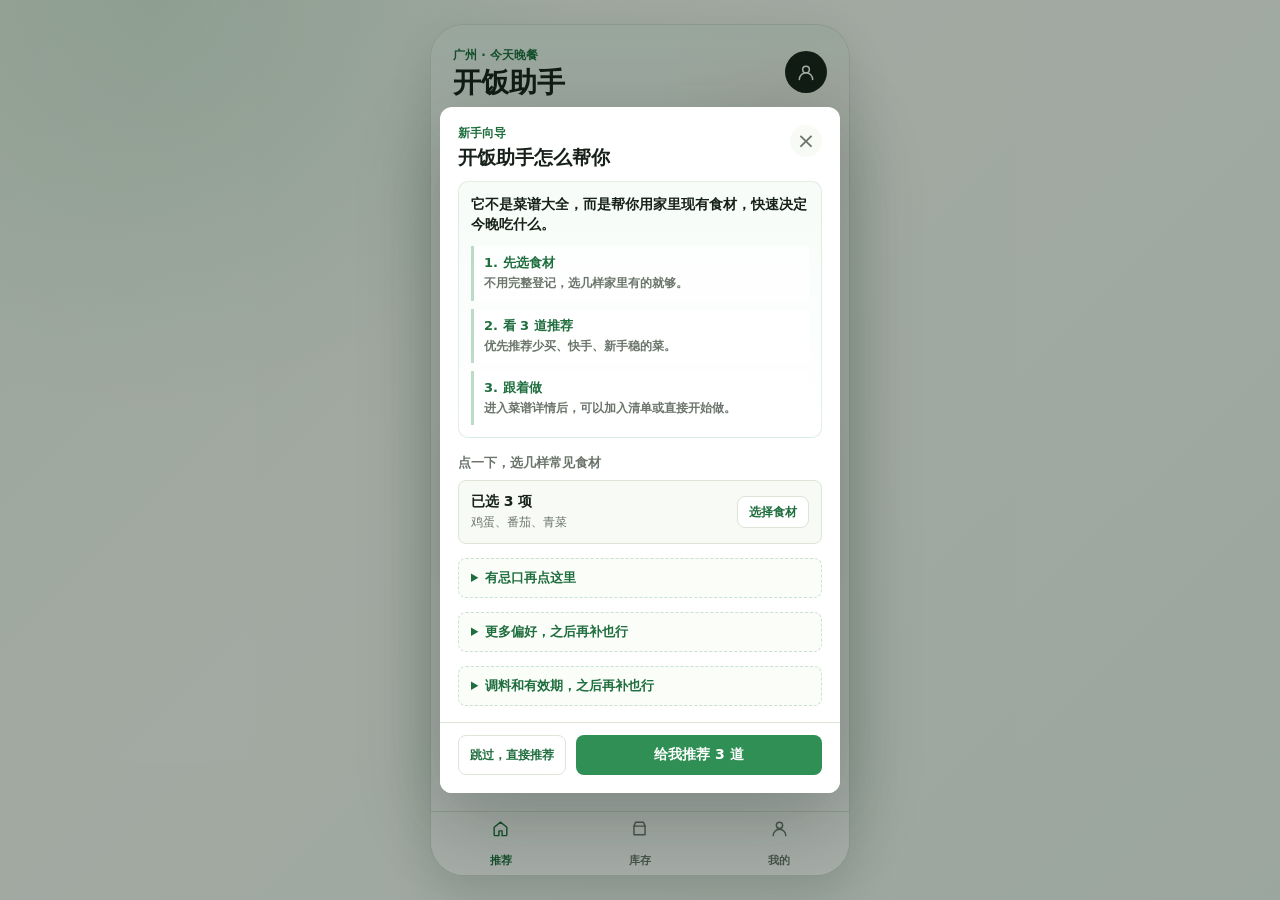
<file: kaifan/index.html>
<!doctype html>
<html lang="zh-CN">
  <head>
    <meta charset="UTF-8" />
    <meta name="viewport" content="width=device-width, initial-scale=1.0" />
    <meta name="theme-color" content="#2f8f54" />
    <meta name="color-scheme" content="light" />
    <title>开饭助手</title>
    <link rel="stylesheet" href="./styles.css?v=1.3.3" />
  </head>
  <body>
    <main class="app-shell">
      <section class="phone-frame" aria-label="开饭助手手机端原型">
        <header class="topbar">
          <div>
            <p class="location">广州 · 今天晚餐</p>
            <h1>开饭助手</h1>
          </div>
          <button id="editProfile" class="icon-button" aria-label="编辑饮食档案">
            <svg viewBox="0 0 24 24" aria-hidden="true">
              <path d="M12 13a4 4 0 1 0 0-8 4 4 0 0 0 0 8Z" />
              <path d="M4 21a8 8 0 0 1 16 0" />
            </svg>
          </button>
        </header>

        <section id="expiryAlert" class="expiry-alert" hidden></section>

        <section id="inventoryCompact" class="inventory-compact">
          <div>
            <p class="eyebrow">家里有</p>
            <strong id="inventoryCompactText">食材 0 项 · 调料 0 项</strong>
          </div>
          <div class="inventory-actions">
            <button id="fillTestInventory" class="ghost-button dev-only" type="button" hidden>测试库存</button>
            <button id="goInventory" class="ghost-button" type="button">修改</button>
          </div>
        </section>

        <section id="inventoryPanel" class="inventory-panel">
          <div class="inventory-guide">
            <div>
              <p class="eyebrow">库存管理</p>
              <h2>维护食材和调料后，推荐会更准</h2>
              <p>这里专门管理食材和调料库存。补全后回到推荐页，系统会按现有库存重新筛选能做的菜。</p>
            </div>
            <button id="inventoryGuideAction" class="primary-button">根据库存推荐食谱</button>
          </div>

          <div id="inventoryInsights" class="inventory-insights" aria-live="polite"></div>

          <div class="inventory-tabs" role="tablist" aria-label="库存类型">
            <button class="inventory-tab active" data-inventory-tab="ingredients">现有食材</button>
            <button class="inventory-tab" data-inventory-tab="seasonings">调料库存</button>
          </div>

          <button id="editInventory" class="inventory-edit-button">编辑食材</button>

          <div class="inventory-columns">
            <div id="ingredientSection">
              <p class="mini-title">食材</p>
              <div id="ingredientChips" class="chip-list" aria-live="polite"></div>
            </div>
            <div id="seasoningSection">
              <p class="mini-title">调料</p>
              <div id="seasoningChips" class="chip-list seasoning-list" aria-live="polite"></div>
            </div>
          </div>
        </section>

        <section class="content-grid">
          <div class="section-heading">
            <div>
              <p class="eyebrow">今晚先看</p>
              <h2>推荐 3 道</h2>
            </div>
            <div class="section-actions">
              <button id="openFavoritesShortcut" class="filter-trigger compact" type="button">收藏</button>
              <button id="openFilterPanel" class="filter-trigger compact" type="button">
                <span>筛选</span>
                <strong id="filterCount" hidden>0</strong>
              </button>
            </div>
          </div>

          <details class="advanced-recipe-tools">
            <summary>搜索、排序和更多筛选</summary>
            <div class="recipe-search">
              <label for="recipeSearch">搜索菜谱</label>
              <div class="recipe-search-box">
                <input id="recipeSearch" type="search" placeholder="搜索菜名、食材、口味或调料" autocomplete="off" />
                <button id="clearRecipeSearch" type="button" aria-label="清空搜索">×</button>
              </div>
            </div>
            <div class="recipe-tools">
              <select id="sortSelect" aria-label="排序方式">
                <option value="recommend">最适合现在做</option>
                <option value="time">最快上桌</option>
                <option value="buyLess">少补买</option>
                <option value="easyFirst">新手更稳</option>
              </select>
            </div>

            <div id="filterStatus" class="filter-status">
              <p id="filterSummary">全部菜谱</p>
              <button id="clearActiveFilters" class="text-button" type="button" hidden>清空</button>
            </div>
          </details>

          <div id="recipeList" class="recipe-list"></div>
        </section>

        <section id="recipeDetail" class="detail-panel" aria-live="polite"></section>

        <section id="purchasePanel" class="purchase-panel" hidden>
          <div class="purchase-guide">
            <div>
              <p class="eyebrow">采购助手</p>
              <h2>按想做的菜，自动整理缺材</h2>
              <p>根据当前库存和推荐菜谱生成采购清单，可跳转线上买菜平台或导航附近超市。</p>
            </div>
            <button id="purchaseBackRecommend" class="ghost-button">回推荐选菜</button>
          </div>

          <div id="purchaseSummary" class="purchase-summary" aria-live="polite"></div>
          <div id="purchaseList" class="purchase-list" aria-live="polite"></div>

          <div class="purchase-platforms">
            <p class="mini-title">采购入口</p>
            <div id="purchaseShops" class="purchase-shop-grid"></div>
          </div>
        </section>

        <section id="mealPlanPanel" class="meal-plan-panel" hidden>
          <div class="meal-plan-guide">
            <div>
              <p class="eyebrow">制作清单</p>
              <h2>先集中备菜，减少重复动作</h2>
              <p>把想做的菜加入清单后，这里会汇总需要预处理的食材，并按菜谱拆成份量建议。</p>
            </div>
            <button id="mealPlanBackRecommend" class="ghost-button">继续选菜</button>
          </div>

          <div id="mealPlanSummary" class="meal-plan-summary" aria-live="polite"></div>
          <div id="mealPrepList" class="meal-prep-list" aria-live="polite"></div>
        </section>

        <section id="myPanel" class="my-panel" hidden>
          <div class="my-hero">
            <div>
              <p class="eyebrow">我的</p>
              <h2 id="myUserName">你</h2>
              <p id="profileSummary">日常家常 · 偏好清淡</p>
            </div>
            <button id="quickOnboarding" class="ghost-button">重新登记</button>
          </div>

          <div class="my-section-grid">
            <section class="my-card">
              <div class="my-card-head">
                <p class="mini-title">饮食目标</p>
              </div>
              <div id="myGoalTags" class="my-tag-list"></div>
            </section>

            <section class="my-card">
              <div class="my-card-head">
                <p class="mini-title">口味偏好</p>
              </div>
              <div id="myFlavorTags" class="my-tag-list"></div>
            </section>

            <section class="my-card">
              <div class="my-card-head">
                <p class="mini-title">忌口管理</p>
                <button id="myEditTaboos" class="text-button" type="button">编辑</button>
              </div>
              <div id="myTabooTags" class="my-tag-list"></div>
            </section>

            <section class="my-card">
              <div class="my-card-head">
                <p class="mini-title">厨房数据</p>
                <button id="myGoInventory" class="text-button" type="button">管理</button>
              </div>
              <div id="myKitchenStats" class="stat-grid"></div>
            </section>

            <section class="my-card">
              <div class="my-card-head">
                <p class="mini-title">调料提醒</p>
                <button id="toggleSeasoningHistory" class="text-button" type="button">历史</button>
              </div>
              <div id="mySeasoningAlerts" class="my-alert-list"></div>
            </section>

            <section class="my-card premium-card">
              <div class="my-card-head">
                <p class="mini-title">会员功能</p>
                <span class="premium-badge">Pro</span>
              </div>
              <div class="premium-feature-list">
                <article>
                  <strong>周菜单计划</strong>
                  <span>一次规划 3-7 天吃什么，并自动整理采购清单。</span>
                </article>
                <article>
                  <strong>营养目标统计</strong>
                  <span>跟踪热量、蛋白质、碳水、脂肪，适合减脂和健身。</span>
                </article>
              </div>
            </section>

            <section class="my-card">
              <div class="my-card-head">
                <p class="mini-title">常用入口</p>
              </div>
              <div class="shortcut-grid">
                <button type="button" data-my-shortcut="favorites">我的收藏</button>
                <button type="button" data-my-shortcut="mealPlan">制作清单</button>
                <button type="button" data-my-shortcut="purchase">采购助手</button>
                <button type="button" data-my-shortcut="recommend">继续选菜</button>
              </div>
            </section>
          </div>
        </section>

        <button id="mealPlanFab" class="meal-plan-fab" type="button" hidden aria-label="打开制作清单">
          <span id="mealPlanFabSummary">清单</span>
          <strong id="mealPlanFabCount">0</strong>
        </button>

        <nav class="bottom-nav" aria-label="底部导航">
          <button class="nav-item active" data-view="recommend">
            <svg viewBox="0 0 24 24" aria-hidden="true"><path d="M4 10.5 12 4l8 6.5V20a1 1 0 0 1-1 1h-5v-6h-4v6H5a1 1 0 0 1-1-1v-9.5Z" /></svg>
            推荐
          </button>
          <button class="nav-item" data-view="inventory">
            <svg viewBox="0 0 24 24" aria-hidden="true"><path d="M7 4h10l2 5v11H5V9l2-5Z" /><path d="M5 9h14" /></svg>
            库存
          </button>
          <button class="nav-item" data-view="my">
            <svg viewBox="0 0 24 24" aria-hidden="true"><path d="M12 12a4 4 0 1 0 0-8 4 4 0 0 0 0 8Z" /><path d="M4 21a8 8 0 0 1 16 0" /></svg>
            我的
          </button>
        </nav>
      </section>
    </main>

    <div id="onboardingModal" class="modal-backdrop" hidden>
      <section class="modal-card" role="dialog" aria-modal="true" aria-labelledby="onboardingTitle">
        <div class="modal-head">
          <div>
            <p class="eyebrow">新手向导</p>
            <h2 id="onboardingTitle">开饭助手怎么帮你</h2>
          </div>
          <button id="closeOnboarding" class="round-close" aria-label="关闭登记">×</button>
        </div>

        <section class="guide-intro" aria-label="开饭助手功能向导">
          <p>它不是菜谱大全，而是帮你用家里现有食材，快速决定今晚吃什么。</p>
          <div class="guide-step-list">
            <article>
              <strong>1. 先选食材</strong>
              <span>不用完整登记，选几样家里有的就够。</span>
            </article>
            <article>
              <strong>2. 看 3 道推荐</strong>
              <span>优先推荐少买、快手、新手稳的菜。</span>
            </article>
            <article>
              <strong>3. 跟着做</strong>
              <span>进入菜谱详情后，可以加入清单或直接开始做。</span>
            </article>
          </div>
        </section>

        <div class="form-section">
          <span class="form-label">点一下，选几样常见食材</span>
          <div class="picker-summary">
            <div>
              <strong id="onboardingIngredientCount">已选 0 项</strong>
              <p id="onboardingIngredientPreview">不用填完整，鸡蛋、青菜、米饭这类就够。</p>
            </div>
            <button class="ghost-button" data-open-picker="ingredients">选择食材</button>
          </div>
        </div>

        <details class="optional-settings">
          <summary>有忌口再点这里</summary>
          <div class="form-section">
            <span class="form-label">不能吃或不想吃</span>
            <div class="picker-summary">
              <div>
                <strong id="onboardingTabooCount">已设置 0 项</strong>
                <p id="onboardingTabooPreview">没有也可以先跳过。</p>
              </div>
              <button class="ghost-button" data-open-taboo-picker="absolute">管理忌口</button>
            </div>
          </div>
        </details>

        <details class="optional-settings">
          <summary>更多偏好，之后再补也行</summary>
          <div class="form-section">
            <label for="userName">昵称</label>
            <input id="userName" type="text" placeholder="例如：小陈" />
          </div>

          <div class="form-section">
            <span class="form-label">今天想做什么？</span>
            <div class="choice-grid" data-choice-group="goal">
              <button data-value="日常家常">家常下饭</button>
              <button data-value="减脂控卡">轻一点</button>
              <button data-value="高蛋白">高蛋白</button>
              <button data-value="清淡养胃">清淡养胃</button>
            </div>
          </div>

          <div class="form-section">
            <span class="form-label">口味偏好</span>
            <div class="choice-grid compact" data-choice-group="flavors" data-multiple="true">
              <button data-value="清淡">清淡</button>
              <button data-value="酸甜">酸甜</button>
              <button data-value="鲜咸">鲜咸</button>
              <button data-value="微辣">微辣</button>
              <button data-value="中辣">中辣</button>
              <button data-value="香辣">香辣</button>
              <button data-value="浓郁">浓郁</button>
              <button data-value="清爽">清爽</button>
              <button data-value="咸香">咸香</button>
              <button data-value="少油少盐">少油少盐</button>
            </div>
          </div>
        </details>

        <details class="optional-settings">
          <summary>调料和有效期，之后再补也行</summary>
          <div class="form-section">
            <span class="form-label">已有调料</span>
            <div class="picker-summary">
              <div>
                <strong id="onboardingSeasoningCount">已选 0 项</strong>
                <p id="onboardingSeasoningPreview">盐、油、生抽这些默认可先用。</p>
              </div>
              <button class="ghost-button" data-open-picker="seasonings">选择调料</button>
            </div>
            <label class="check-row">
              <input id="enableExpiry" type="checkbox" />
              记录调料有效期
            </label>
            <div id="onboardingExpiryList" class="expiry-editor" hidden></div>
          </div>
        </details>

        <div class="modal-actions">
          <button id="useDemoProfile" class="ghost-button">跳过，直接推荐</button>
          <button id="saveProfile" class="primary-button wide">给我推荐 3 道</button>
        </div>
      </section>
    </div>

    <div id="itemPickerModal" class="modal-backdrop" hidden>
      <section class="modal-card picker-card" role="dialog" aria-modal="true" aria-labelledby="pickerTitle">
        <div class="modal-head">
          <div>
            <p class="eyebrow">多选库存</p>
            <h2 id="pickerTitle">选择常见食材</h2>
          </div>
          <button id="closePicker" class="round-close" aria-label="关闭选择器">×</button>
        </div>

        <div class="picker-tools">
          <input id="pickerSearch" type="search" placeholder="搜索名称，快速筛选" />
          <div class="search-row">
            <input id="customItemInput" type="text" placeholder="没有找到？手动添加" />
            <button id="addCustomItem" class="primary-button">加入</button>
          </div>
        </div>

        <div id="pickerSelected" class="selected-strip"></div>
        <div id="pickerOptions" class="option-grid"></div>
        <div id="pickerExpiryTools" class="picker-expiry-tools" hidden>
          <button id="togglePickerExpiry" class="ghost-button" type="button">添加有效期</button>
          <div id="pickerExpiryEditor" class="expiry-editor" hidden></div>
        </div>

        <div class="modal-actions single">
          <button id="savePicker" class="primary-button wide">保存选择</button>
        </div>
      </section>
    </div>

    <div id="tabooPickerModal" class="modal-backdrop" hidden>
      <section class="modal-card picker-card" role="dialog" aria-modal="true" aria-labelledby="tabooPickerTitle">
        <div class="modal-head">
          <div>
            <p class="eyebrow">忌口管理</p>
            <h2 id="tabooPickerTitle">选择忌口食材</h2>
          </div>
          <button id="closeTabooPicker" class="round-close" aria-label="关闭忌口管理">×</button>
        </div>

        <div class="inventory-tabs compact-tabs">
          <button class="active" data-taboo-mode="absolute">绝对禁忌</button>
          <button data-taboo-mode="avoid">不喜欢/可省略</button>
        </div>
        <p id="tabooPickerHint" class="taboo-mode-hint">绝对不吃的食材会强提醒，不喜欢的配菜会尽量避开。</p>

        <div class="picker-tools">
          <input id="tabooSearch" type="search" placeholder="搜索忌口食材，快速筛选" />
          <div class="search-row">
            <input id="customTabooInput" type="text" placeholder="没有找到？手动添加" />
            <button id="addCustomTaboo" class="primary-button">加入</button>
          </div>
        </div>

        <div id="tabooSelected" class="selected-strip"></div>
        <div id="tabooOptions" class="option-grid"></div>

        <div class="modal-actions single">
          <button id="saveTabooPicker" class="primary-button wide">保存</button>
        </div>
      </section>
    </div>

    <div id="recipeFilterModal" class="modal-backdrop" hidden>
      <section class="modal-card filter-card" role="dialog" aria-modal="true" aria-labelledby="recipeFilterTitle">
        <div class="modal-head">
          <div>
            <p class="eyebrow">筛选</p>
            <h2 id="recipeFilterTitle">筛选菜谱</h2>
          </div>
          <button id="closeRecipeFilter" class="round-close" aria-label="关闭筛选">×</button>
        </div>

        <div id="recipeFilterOptions" class="filter-options"></div>

        <div class="modal-actions">
          <button id="resetRecipeFilters" class="ghost-button" type="button">重置</button>
          <button id="applyRecipeFilters" class="primary-button wide" type="button">应用筛选</button>
        </div>
      </section>
    </div>

    <div id="seasoningHistoryModal" class="modal-backdrop" hidden>
      <section class="modal-card history-card" role="dialog" aria-modal="true" aria-labelledby="seasoningHistoryTitle">
        <div class="modal-head">
          <div>
            <p class="eyebrow">历史</p>
            <h2 id="seasoningHistoryTitle">已忽略的提醒</h2>
          </div>
          <button id="closeSeasoningHistory" class="round-close" aria-label="关闭提醒历史">×</button>
        </div>
        <div id="mySeasoningHistory" class="my-alert-history"></div>
      </section>
    </div>

    <div id="tabooWarningModal" class="modal-backdrop" hidden>
      <section class="modal-card taboo-warning-card" role="dialog" aria-modal="true" aria-labelledby="tabooWarningTitle">
        <div class="modal-head">
          <div>
            <p class="eyebrow">忌口提醒</p>
            <h2 id="tabooWarningTitle">这道菜包含你的绝对忌口</h2>
          </div>
          <button id="closeTabooWarning" class="round-close" aria-label="关闭忌口提醒">×</button>
        </div>
        <div id="tabooWarningBody"></div>
        <div class="modal-actions">
          <button id="cancelTabooRecipe" class="ghost-button" type="button">先不看</button>
          <button id="continueTabooRecipe" class="primary-button wide" type="button">仍然查看</button>
        </div>
      </section>
    </div>

    <div id="recipeInfoModal" class="modal-backdrop" hidden>
      <section class="modal-card recipe-info-card" role="dialog" aria-modal="true" aria-labelledby="recipeInfoTitle">
        <div class="modal-head recipe-modal-head">
          <h2 id="recipeInfoTitle" class="sr-only">菜名</h2>
          <button id="closeRecipeInfo" class="round-close" aria-label="关闭菜谱详情">×</button>
        </div>

        <div id="recipeInfoBody" class="recipe-info-body"></div>

        <div class="modal-actions recipe-actions-row">
          <button id="addToMealPlan" class="ghost-button">加入制作清单</button>
          <button id="startCooking" class="primary-button wide">开始做</button>
        </div>
      </section>
    </div>

    <div id="cookingModeModal" class="modal-backdrop" hidden>
      <section class="modal-card cooking-card" role="dialog" aria-modal="true" aria-labelledby="cookingModeTitle">
        <div class="modal-head">
          <div>
            <p class="eyebrow">做饭模式</p>
            <h2 id="cookingModeTitle">跟着步骤做</h2>
          </div>
          <button id="closeCookingMode" class="round-close" aria-label="关闭做饭模式">×</button>
        </div>

        <div id="cookingModeBody" class="cooking-mode-body"></div>

        <div class="modal-actions cooking-actions">
          <button id="prevCookingStep" class="ghost-button" type="button">上一步</button>
          <button id="nextCookingStep" class="primary-button wide" type="button">下一步</button>
        </div>
      </section>
    </div>

    <script src="./data/recipe-core.js"></script>
    <script src="./data/recipe-sop.js"></script>
    <script src="./data/recipe-media.js"></script>
    <script src="./data/recipe-catalog.js"></script>
    <script src="./app.js?v=1.3.3"></script>
  <script src="portfolio-adapter.js"></script></body>
</html>
</file>
<file: kaifan/styles.css>
:root {
  --surface: #ffffff;
  --surface-soft: #f7faf5;
  --ink: #172019;
  --muted: #6b756c;
  --line: #dce5d8;
  --green: #2f8f54;
  --green-dark: #1f6e3e;
  --green-soft: #e8f5eb;
  --tomato: #e85b3f;
  --yellow: #f4bf4f;
  --shadow: 0 18px 50px rgba(32, 56, 37, 0.16);
}

* {
  box-sizing: border-box;
}

body {
  margin: 0;
  min-height: 100vh;
  min-height: 100dvh;
  background:
    radial-gradient(circle at 12% 0%, rgba(47, 143, 84, 0.12), transparent 26rem),
    linear-gradient(135deg, #eef5ea 0%, #f8fbf6 42%, #eef6f1 100%);
  color: var(--ink);
  font-family:
    "Microsoft YaHei",
    "PingFang SC",
    system-ui,
    -apple-system,
    BlinkMacSystemFont,
    sans-serif;
}

button,
input,
select,
textarea {
  font: inherit;
}

button {
  cursor: pointer;
}

button:focus {
  outline: 0;
}

button:focus-visible {
  box-shadow: 0 0 0 3px rgba(47, 143, 84, 0.16);
}

button,
input,
select,
textarea {
  border-radius: 8px;
}

input,
select,
textarea {
  min-width: 0;
  border: 1px solid var(--line);
  background: #fff;
  color: var(--ink);
  outline: none;
}

input,
select {
  height: 40px;
  padding: 0 11px;
}

textarea {
  width: 100%;
  resize: vertical;
  padding: 10px 11px;
}

input:focus,
select:focus,
textarea:focus {
  border-color: var(--green);
  box-shadow: 0 0 0 3px rgba(47, 143, 84, 0.14);
}

.app-shell {
  min-height: 100vh;
  min-height: 100dvh;
  display: grid;
  place-items: center;
  padding: 24px;
}

.phone-frame {
  position: relative;
  width: min(100%, 420px);
  height: min(860px, calc(100vh - 48px));
  min-height: 760px;
  overflow: hidden;
  border: 1px solid rgba(31, 72, 43, 0.18);
  border-radius: 34px;
  background: var(--surface);
  box-shadow: var(--shadow);
}

.phone-frame::before {
  content: "";
  position: absolute;
  inset: 0;
  pointer-events: none;
  background:
    linear-gradient(180deg, rgba(232, 245, 235, 0.92), rgba(255, 255, 255, 0) 190px),
    radial-gradient(circle at 86% 8%, rgba(232, 91, 63, 0.14), transparent 130px);
}

.topbar,
.expiry-alert,
.inventory-panel,
.purchase-panel,
.meal-plan-panel,
.my-panel,
.filter-status,
.content-grid,
.detail-panel {
  position: relative;
  z-index: 1;
}

.topbar {
  display: flex;
  align-items: center;
  justify-content: space-between;
  padding: 22px 22px 10px;
}

.location,
.eyebrow,
.mini-title {
  margin: 0 0 4px;
  color: var(--green-dark);
  font-size: 12px;
  font-weight: 800;
}

h1,
h2,
h3,
p {
  margin-top: 0;
}

h1 {
  margin-bottom: 0;
  font-size: 28px;
  line-height: 1.05;
  letter-spacing: 0;
}

h2 {
  margin-bottom: 0;
  font-size: 19px;
  line-height: 1.2;
}

h3 {
  margin-bottom: 6px;
  font-size: 16px;
  line-height: 1.2;
}

svg {
  width: 20px;
  height: 20px;
  fill: none;
  stroke: currentColor;
  stroke-width: 1.8;
  stroke-linecap: round;
  stroke-linejoin: round;
}

.icon-button,
.round-close {
  display: grid;
  place-items: center;
  border: 0;
  border-radius: 50%;
}

.icon-button {
  width: 42px;
  height: 42px;
  background: var(--ink);
  color: #fff;
}

.expiry-alert,
.inventory-panel,
.purchase-panel,
.meal-plan-panel,
.inventory-compact {
  margin: 0 16px 10px;
}

.inventory-panel[hidden],
.purchase-panel[hidden],
.meal-plan-panel[hidden],
.my-panel[hidden],
.inventory-compact[hidden],
.content-grid[hidden] {
  display: none;
}

.my-panel {
  height: calc(100% - 138px);
  overflow: auto;
  margin: 0 16px;
  padding: 0 0 86px;
  scroll-padding-bottom: 86px;
}

.my-hero {
  display: flex;
  align-items: center;
  justify-content: space-between;
  gap: 12px;
  border: 1px solid var(--line);
  border-radius: 8px;
  background: rgba(255, 255, 255, 0.9);
  padding: 14px;
  margin-bottom: 10px;
}

.my-hero h2 {
  margin-bottom: 4px;
  font-size: 22px;
}

.my-hero p:last-child {
  margin-bottom: 0;
  color: var(--muted);
  font-size: 13px;
  font-weight: 800;
  line-height: 1.45;
}

.my-section-grid {
  display: grid;
  gap: 10px;
}

.my-card {
  border: 1px solid var(--line);
  border-radius: 8px;
  background: #fff;
  padding: 12px;
}

.my-card-head {
  display: flex;
  align-items: center;
  justify-content: space-between;
  gap: 8px;
  margin-bottom: 9px;
}

.my-card-head .mini-title {
  margin-bottom: 0;
}

.my-tag-list {
  display: flex;
  flex-wrap: wrap;
  gap: 7px;
}

#myTabooTags {
  display: grid;
  gap: 9px;
}

.taboo-summary-group {
  display: grid;
  gap: 7px;
  border: 1px solid var(--line);
  border-radius: 8px;
  background: var(--surface-soft);
  padding: 10px;
}

.taboo-summary-group.danger {
  border-color: rgba(232, 91, 63, 0.18);
  background: #fff8f5;
}

.taboo-summary-group.soft {
  border-color: rgba(244, 191, 79, 0.26);
  background: #fffdf1;
}

.taboo-summary-group strong {
  color: var(--ink);
  font-size: 13px;
}

.taboo-summary-group div {
  display: flex;
  flex-wrap: wrap;
  gap: 7px;
}

.my-tag {
  border-radius: 999px;
  background: var(--surface-soft);
  color: var(--ink);
  padding: 7px 10px;
  font-size: 12px;
  font-weight: 900;
}

.my-tag.primary {
  background: var(--green-soft);
  color: var(--green-dark);
}

.my-tag.danger {
  background: #fff1ed;
  color: #b03d28;
}

.my-tag.soft {
  background: #fff8df;
  color: #8b6200;
}

.premium-card {
  background: linear-gradient(180deg, #fffdf5 0%, #ffffff 100%);
  border-color: rgba(244, 191, 79, 0.45);
}

.my-panel .premium-card {
  display: none;
}

.premium-badge {
  border-radius: 999px;
  background: #fff1be;
  color: #8b6200;
  padding: 5px 9px;
  font-size: 11px;
  font-weight: 900;
}

.premium-feature-list {
  display: grid;
  gap: 8px;
}

.premium-feature-list article {
  display: grid;
  gap: 4px;
  border: 1px solid rgba(244, 191, 79, 0.28);
  border-radius: 8px;
  background: rgba(255, 248, 223, 0.62);
  padding: 10px;
}

.premium-feature-list strong {
  color: var(--ink);
  font-size: 14px;
}

.premium-feature-list span {
  color: var(--muted);
  font-size: 12px;
  font-weight: 800;
  line-height: 1.45;
}

.stat-grid {
  display: grid;
  grid-template-columns: repeat(2, 1fr);
  gap: 8px;
}

.stat-grid div {
  border-radius: 8px;
  background: var(--surface-soft);
  padding: 10px;
}

.stat-grid strong {
  display: block;
  color: var(--green-dark);
  font-size: 20px;
  line-height: 1;
  margin-bottom: 5px;
}

.stat-grid span {
  color: var(--muted);
  font-size: 12px;
  font-weight: 800;
}

.my-alert-list {
  display: grid;
  gap: 8px;
}

.my-alert-history {
  display: grid;
  gap: 8px;
}

.history-card {
  max-height: min(680px, calc(100vh - 36px));
}

.history-head {
  display: grid;
  gap: 2px;
  color: var(--muted);
  font-size: 12px;
  line-height: 1.45;
}

.history-head strong {
  color: var(--ink);
  font-size: 13px;
}

.my-alert-item {
  display: grid;
  gap: 9px;
  border-radius: 8px;
  background: #fff8df;
  color: #8b6200;
  padding: 10px;
}

.my-alert-item.history-item {
  background: var(--surface-soft);
  color: var(--muted);
}

.my-alert-item.expired {
  background: #fff1ed;
  color: #b03d28;
}

.my-alert-item.history-item.expired {
  background: #fff6f3;
}

.my-alert-item strong {
  display: flex;
  align-items: center;
  justify-content: space-between;
  gap: 8px;
  font-size: 13px;
}

.my-alert-item strong small {
  border-radius: 999px;
  background: rgba(255, 255, 255, 0.66);
  padding: 3px 7px;
  font-size: 10px;
}

.my-alert-item span {
  display: block;
  margin-top: 3px;
  font-size: 12px;
  line-height: 1.45;
}

.my-alert-actions,
.renew-row {
  display: flex;
  align-items: center;
  flex-wrap: wrap;
  gap: 8px;
}

.my-alert-actions button,
.renew-row button {
  min-height: 30px;
  border: 1px solid rgba(139, 98, 0, 0.2);
  background: rgba(255, 255, 255, 0.74);
  color: inherit;
  padding: 0 10px;
  font-size: 12px;
  font-weight: 900;
}

.renew-row input {
  flex: 1 1 auto;
  height: 34px;
  border-color: rgba(139, 98, 0, 0.2);
  font-size: 12px;
}

.renew-hint {
  margin: -2px 0 0;
  font-size: 12px;
  font-weight: 800;
}

.my-alert-actions .alert-action-primary {
  border-color: var(--green);
  background: var(--green);
  color: #fff;
}

.my-alert-actions .alert-action-secondary {
  background: rgba(255, 255, 255, 0.78);
}

.shortcut-grid {
  display: grid;
  grid-template-columns: repeat(2, 1fr);
  gap: 8px;
}

.shortcut-grid button {
  min-height: 38px;
  border: 1px solid var(--line);
  background: var(--surface-soft);
  color: var(--green-dark);
  font-size: 13px;
  font-weight: 900;
}

.ghost-button {
  min-height: 32px;
  border: 1px solid var(--line);
  background: #fff;
  color: var(--green-dark);
  padding: 0 11px;
  font-size: 12px;
  font-weight: 900;
}

.ghost-button.active-soft {
  border-color: rgba(47, 143, 84, 0.36);
  background: var(--green-soft);
  color: var(--green-dark);
}

.expiry-alert {
  display: flex;
  gap: 8px;
  align-items: center;
  justify-content: space-between;
  border: 1px solid rgba(232, 91, 63, 0.2);
  border-radius: 8px;
  background: #fff3ed;
  color: #9d361f;
  padding: 10px 12px;
  font-size: 12px;
  line-height: 1.45;
}

.expiry-alert[hidden] {
  display: none;
}

.expiry-alert div {
  min-width: 0;
}

.expiry-alert strong {
  margin-right: 4px;
}

.expiry-alert-actions {
  display: flex;
  flex: 0 0 auto;
  flex-wrap: wrap;
  gap: 6px;
  justify-content: flex-end;
}

.expiry-alert button {
  flex: 0 0 auto;
  min-height: 28px;
  border: 1px solid rgba(232, 91, 63, 0.2);
  background: #fff;
  color: #9d361f;
  padding: 0 9px;
  font-size: 12px;
  font-weight: 900;
}

.inventory-compact {
  display: flex;
  align-items: center;
  justify-content: space-between;
  gap: 10px;
  padding: 10px 12px;
  border: 1px solid var(--line);
  border-radius: 8px;
  background: rgba(255, 255, 255, 0.9);
}

.inventory-actions {
  display: flex;
  flex: 0 0 auto;
  gap: 6px;
}

.inventory-compact strong {
  display: block;
  font-size: 14px;
  line-height: 1.35;
}

.inventory-panel {
  max-height: calc(100% - 212px);
  min-height: 320px;
  overflow: auto;
  padding: 12px;
  border: 1px solid var(--line);
  border-radius: 8px;
  background: rgba(255, 255, 255, 0.9);
}

.purchase-panel {
  max-height: calc(100% - 212px);
  overflow: auto;
  padding: 12px 12px 86px;
  border: 1px solid var(--line);
  border-radius: 8px;
  background: rgba(255, 255, 255, 0.92);
}

.meal-plan-panel {
  position: absolute;
  right: 12px;
  bottom: calc(70px + env(safe-area-inset-bottom));
  left: 12px;
  z-index: 7;
  max-height: min(68vh, 560px);
  margin: 0;
  overflow: auto;
  padding: 8px 12px 14px;
  border: 1px solid var(--line);
  border-radius: 16px 16px 8px 8px;
  background: rgba(255, 255, 255, 0.97);
  box-shadow: 0 -18px 48px rgba(32, 56, 37, 0.18);
  backdrop-filter: blur(16px);
}

.inventory-guide,
.purchase-guide,
.meal-plan-guide {
  display: grid;
  grid-template-columns: 1fr;
  gap: 10px;
  margin-bottom: 12px;
  padding: 12px;
  border-radius: 8px;
  background: var(--surface-soft);
}

.inventory-guide h2,
.purchase-guide h2,
.meal-plan-guide h2 {
  margin-bottom: 5px;
  font-size: 17px;
}

.inventory-guide p:not(.eyebrow),
.purchase-guide p:not(.eyebrow),
.meal-plan-guide p:not(.eyebrow) {
  margin-bottom: 0;
  color: var(--muted);
  font-size: 12px;
  line-height: 1.5;
}

.inventory-guide .primary-button {
  min-height: 38px;
}

.purchase-summary {
  margin-bottom: 10px;
  padding: 12px;
  border: 1px solid rgba(47, 143, 84, 0.18);
  border-radius: 8px;
  background: #fff;
}

.purchase-summary strong,
.purchase-summary span {
  display: block;
}

.purchase-summary strong {
  margin-bottom: 4px;
  font-size: 18px;
}

.purchase-summary span {
  color: var(--muted);
  font-size: 12px;
  line-height: 1.45;
}

.purchase-list {
  display: grid;
  gap: 10px;
}

.purchase-section {
  padding: 12px;
  border: 1px solid var(--line);
  border-radius: 8px;
  background: #fff;
}

.purchase-section h3 {
  margin-bottom: 10px;
}

.purchase-section-head {
  display: flex;
  align-items: center;
  justify-content: space-between;
  gap: 10px;
  margin-bottom: 10px;
}

.purchase-section-head h3 {
  margin-bottom: 0;
}

.text-button {
  min-height: 28px;
  border: 0;
  background: transparent;
  color: var(--green-dark);
  padding: 0 4px;
  font-size: 12px;
  font-weight: 900;
}

.meal-plan-list {
  display: grid;
  gap: 8px;
}

.meal-plan-list.compact {
  max-height: 154px;
  overflow: auto;
  padding-right: 2px;
}

.meal-plan-item {
  display: flex;
  align-items: center;
  justify-content: space-between;
  gap: 10px;
  border: 1px solid var(--line);
  border-radius: 8px;
  background: var(--surface-soft);
  padding: 10px;
}

.meal-plan-item strong,
.meal-plan-item span {
  display: block;
}

.meal-plan-item strong {
  font-size: 14px;
}

.meal-plan-item span {
  color: var(--muted);
  font-size: 11px;
  font-weight: 800;
}

.meal-plan-item button {
  min-height: 30px;
  border: 1px solid var(--line);
  background: #fff;
  color: var(--muted);
  padding: 0 9px;
  font-size: 12px;
  font-weight: 900;
}

.meal-plan-summary {
  display: grid;
  gap: 10px;
}

.meal-prep-list {
  display: grid;
  gap: 10px;
  margin-top: 10px;
}

.meal-plan-guide {
  display: none;
}

.meal-plan-drawer-head {
  display: grid;
  gap: 10px;
}

.meal-plan-title-row {
  display: flex;
  align-items: flex-start;
  justify-content: space-between;
  gap: 12px;
}

.meal-plan-title-row h2 {
  margin-bottom: 0;
  font-size: 19px;
}

.meal-plan-metrics {
  display: grid;
  grid-template-columns: repeat(3, 1fr);
  gap: 8px;
}

.meal-plan-metrics span {
  display: grid;
  gap: 2px;
  min-width: 0;
  border: 1px solid rgba(47, 143, 84, 0.16);
  border-radius: 8px;
  background: var(--surface-soft);
  color: var(--muted);
  padding: 8px;
  text-align: center;
  font-size: 11px;
  font-weight: 900;
}

.meal-plan-metrics strong {
  color: var(--green-dark);
  font-size: 18px;
  line-height: 1;
}

.meal-plan-quick,
.meal-plan-next,
.meal-plan-details {
  border: 1px solid var(--line);
  border-radius: 8px;
  background: #fff;
  padding: 10px;
}

.meal-plan-actions {
  display: grid;
  grid-template-columns: 1fr 1fr;
  gap: 8px;
  margin-top: 10px;
}

.meal-plan-next {
  display: grid;
  gap: 8px;
}

.meal-plan-next strong,
.meal-plan-next span,
.meal-plan-next small {
  display: block;
}

.meal-plan-next span,
.meal-plan-next small {
  color: var(--muted);
  font-size: 12px;
  line-height: 1.45;
}

.prep-preview,
.missing-preview {
  display: flex;
  flex-wrap: wrap;
  gap: 6px;
}

.prep-preview span,
.missing-preview span {
  width: auto;
  border-radius: 999px;
  padding: 5px 8px;
  font-size: 11px;
  font-weight: 900;
}

.prep-preview span {
  background: var(--green-soft);
  color: var(--green-dark);
}

.missing-preview span {
  background: #fff1ed;
  color: #b03d28;
}

.meal-plan-details {
  padding: 0;
}

.meal-plan-details summary {
  cursor: pointer;
  list-style: none;
  padding: 12px;
  color: var(--green-dark);
  font-size: 13px;
  font-weight: 900;
}

.meal-plan-details summary::-webkit-details-marker {
  display: none;
}

.meal-plan-details .prep-overview,
.meal-plan-details .prep-list {
  margin: 0 10px 10px;
}

.prep-overview {
  display: grid;
  gap: 4px;
  padding: 12px;
  border: 1px solid rgba(47, 143, 84, 0.18);
  border-radius: 8px;
  background: #fff;
}

.prep-overview strong {
  font-size: 17px;
}

.prep-overview span,
.prep-overview small {
  color: var(--muted);
  font-size: 12px;
  line-height: 1.45;
}

.prep-list {
  display: grid;
  gap: 10px;
}

.prep-card {
  display: grid;
  gap: 10px;
  border: 1px solid var(--line);
  border-radius: 8px;
  background: #fff;
  padding: 12px;
}

.prep-card.highlight {
  border-color: rgba(47, 143, 84, 0.32);
  background: linear-gradient(180deg, #fff, var(--surface-soft));
}

.prep-card-head {
  display: flex;
  align-items: start;
  justify-content: space-between;
  gap: 10px;
}

.prep-card-head h3,
.prep-card-head p {
  margin-bottom: 0;
}

.prep-card-head p {
  color: var(--muted);
  font-size: 12px;
  line-height: 1.45;
}

.prep-card-head strong {
  flex: 0 0 auto;
  border-radius: 999px;
  background: var(--green-soft);
  color: var(--green-dark);
  padding: 5px 9px;
  font-size: 12px;
}

.prep-measure,
.prep-recipes,
.prep-usage-list {
  display: flex;
  flex-wrap: wrap;
  gap: 7px;
}

.prep-measure span,
.prep-recipes span {
  border-radius: 999px;
  background: var(--surface-soft);
  color: var(--muted);
  padding: 5px 9px;
  font-size: 11px;
  font-weight: 900;
}

.prep-recipes span {
  background: #fff8df;
  color: #8b6200;
}

.prep-single-use {
  display: flex;
  flex-wrap: wrap;
  align-items: center;
  gap: 7px;
}

.prep-single-use span,
.prep-single-use strong {
  border-radius: 999px;
  padding: 5px 9px;
  font-size: 11px;
  font-weight: 900;
}

.prep-single-use span {
  background: var(--surface-soft);
  color: var(--muted);
}

.prep-single-use strong {
  background: #fff8df;
  color: #8b6200;
}

.prep-usage-list {
  display: grid;
  grid-template-columns: 1fr;
}

.prep-usage-list span {
  display: flex;
  align-items: center;
  justify-content: space-between;
  gap: 10px;
  border: 1px solid var(--line);
  border-radius: 8px;
  background: #fff;
  padding: 8px 10px;
  font-size: 12px;
}

.prep-usage-list strong {
  font-size: 12px;
}

.prep-usage-list em {
  color: var(--green-dark);
  font-style: normal;
  font-weight: 900;
}

.meal-plan-fab {
  position: absolute;
  right: 12px;
  bottom: 92px;
  z-index: 6;
  display: inline-flex;
  align-items: center;
  justify-content: center;
  gap: 5px;
  min-width: 144px;
  height: 44px;
  border: 0;
  border-radius: 999px;
  background: rgba(47, 143, 84, 0.94);
  color: #fff;
  padding: 0 10px 0 14px;
  box-shadow: 0 12px 28px rgba(47, 143, 84, 0.28);
  backdrop-filter: blur(10px);
}

.meal-plan-fab[hidden] {
  display: none;
}

.meal-plan-fab span {
  font-size: 12px;
  font-weight: 900;
  white-space: nowrap;
}

.meal-plan-fab strong {
  min-width: 20px;
  height: 20px;
  display: grid;
  place-items: center;
  border-radius: 999px;
  background: rgba(255, 255, 255, 0.18);
  font-size: 12px;
  line-height: 1;
}

.empty-state.compact {
  padding: 14px;
  font-size: 12px;
}

.purchase-chip-list {
  display: flex;
  flex-wrap: wrap;
  gap: 8px;
}

.purchase-chip {
  display: inline-grid;
  gap: 2px;
  border: 1px solid rgba(232, 91, 63, 0.2);
  border-radius: 999px;
  background: #fff1ed;
  color: #b03d28;
  padding: 6px 10px;
  font-size: 12px;
  font-weight: 900;
}

.purchase-chip.seasoning {
  border-color: rgba(244, 191, 79, 0.28);
  background: #fff8df;
  color: #8b6200;
}

.purchase-chip small {
  max-width: 160px;
  overflow: hidden;
  color: inherit;
  font-size: 10px;
  font-weight: 700;
  opacity: 0.72;
  text-overflow: ellipsis;
  white-space: nowrap;
}

.substitute-panel {
  border: 1px solid rgba(48, 151, 87, 0.16);
  border-radius: 8px;
  background: var(--surface-soft);
  padding: 10px;
}

.substitute-panel.compact {
  margin-top: 10px;
}

.substitute-panel h3 {
  margin: 0 0 8px;
  color: var(--green-dark);
  font-size: 14px;
}

.substitute-list {
  display: grid;
  gap: 8px;
}

.substitute-item {
  display: grid;
  gap: 7px;
}

.substitute-item strong {
  color: var(--ink);
  font-size: 13px;
}

.substitute-item div {
  display: flex;
  flex-wrap: wrap;
  gap: 7px;
}

.substitute-item span {
  display: inline-grid;
  gap: 2px;
  border: 1px solid rgba(48, 151, 87, 0.18);
  border-radius: 8px;
  background: #fff;
  color: var(--green-dark);
  padding: 7px 9px;
  font-size: 12px;
  font-weight: 900;
}

.substitute-item span.owned {
  border-color: rgba(48, 151, 87, 0.28);
  background: var(--green-soft);
}

.substitute-item small {
  max-width: 190px;
  color: var(--muted);
  font-size: 10px;
  font-weight: 800;
  line-height: 1.35;
}

.taboo-panel {
  border: 1px solid rgba(176, 61, 40, 0.2);
  border-radius: 8px;
  background: #fff6f3;
  padding: 10px;
}

.taboo-panel.compact {
  margin-top: 10px;
}

.taboo-panel h3 {
  margin: 0 0 8px;
  color: #b03d28;
  font-size: 14px;
}

.taboo-list {
  display: grid;
  gap: 8px;
}

.taboo-list article {
  display: grid;
  gap: 7px;
}

.taboo-list strong {
  color: #b03d28;
  font-size: 13px;
}

.taboo-list p,
.taboo-warning-copy p {
  margin: 0;
  color: var(--muted);
  font-size: 12px;
  font-weight: 800;
  line-height: 1.5;
}

.taboo-empty-note {
  border: 1px dashed rgba(176, 61, 40, 0.22);
  border-radius: 8px;
  background: rgba(255, 255, 255, 0.58);
  padding: 8px 9px;
}

.taboo-list div {
  display: flex;
  flex-wrap: wrap;
  gap: 7px;
}

.taboo-list span,
.taboo-list button {
  display: inline-grid;
  gap: 2px;
  border: 1px solid rgba(48, 151, 87, 0.18);
  border-radius: 8px;
  background: #fff;
  color: var(--green-dark);
  padding: 7px 9px;
  font-size: 12px;
  font-weight: 900;
  text-align: left;
}

.taboo-list button:hover {
  border-color: var(--green);
  background: var(--green-soft);
}

.taboo-list small {
  max-width: 190px;
  color: var(--muted);
  font-size: 10px;
  font-weight: 800;
  line-height: 1.35;
}

.avoid-panel {
  border: 1px solid rgba(244, 191, 79, 0.24);
  border-radius: 8px;
  background: #fffdf4;
  padding: 10px;
}

.avoid-panel p {
  margin: -2px 0 8px;
  color: var(--muted);
  font-size: 12px;
  font-weight: 800;
  line-height: 1.5;
}

.taboo-warning-copy {
  display: grid;
  gap: 5px;
  margin-bottom: 12px;
}

.taboo-warning-copy strong {
  font-size: 18px;
}

.purchase-platforms {
  margin-top: 12px;
}

.purchase-shop-grid {
  display: grid;
  grid-template-columns: 1fr 1fr;
  gap: 8px;
}

.purchase-shop {
  display: grid;
  gap: 3px;
  min-height: 58px;
  border: 1px solid var(--line);
  background: #fff;
  color: var(--ink);
  padding: 10px;
  text-align: left;
}

.purchase-shop.primary,
.purchase-shop.done {
  border-color: var(--green);
  background: var(--green);
  color: #fff;
}

.purchase-shop span {
  font-size: 11px;
  font-weight: 800;
  opacity: 0.78;
}

.inventory-tabs {
  display: grid;
  grid-template-columns: 1fr 1fr;
  gap: 6px;
  margin-bottom: 10px;
  padding: 4px;
  border-radius: 8px;
  background: var(--surface-soft);
}

.inventory-insights {
  display: grid;
  grid-template-columns: 1fr;
  gap: 8px;
  margin: 12px 0;
}

.inventory-insight-card {
  display: flex;
  align-items: center;
  justify-content: space-between;
  gap: 10px;
  border: 1px solid rgba(47, 143, 84, 0.18);
  border-radius: 8px;
  background: #fff;
  padding: 10px 12px;
}

.inventory-insight-card span {
  color: var(--muted);
  font-size: 12px;
  font-weight: 800;
}

.inventory-insight-card strong {
  color: var(--green-dark);
  font-size: 13px;
}

.inventory-insight-card.warn {
  border-color: rgba(232, 91, 63, 0.22);
  background: #fff8f4;
}

.inventory-insight-card.warn strong {
  color: #b03d28;
}

.inventory-tab {
  min-height: 32px;
  border: 0;
  background: transparent;
  color: var(--muted);
  font-size: 13px;
  font-weight: 900;
}

.inventory-tab.active {
  background: var(--green);
  color: #fff;
}

.inventory-edit-button {
  width: 100%;
  min-height: 42px;
  border: 1px solid var(--green);
  background: var(--green);
  color: #fff;
  font-size: 14px;
  font-weight: 900;
}

.search-row {
  display: grid;
  grid-template-columns: 1fr 72px;
  gap: 8px;
}

.primary-button {
  border: 0;
  background: var(--green);
  color: #fff;
  font-size: 14px;
  font-weight: 900;
}

.primary-button.wide {
  min-height: 40px;
  padding: 0 14px;
}

.expiry-row {
  display: grid;
  grid-template-columns: auto 1fr auto;
  align-items: center;
  gap: 8px;
  margin-top: 10px;
  color: var(--muted);
  font-size: 12px;
  font-weight: 800;
}

.expiry-row[hidden] {
  display: none;
}

.expiry-quick-actions {
  grid-column: 1 / -1;
  display: flex;
  flex-wrap: wrap;
  gap: 6px;
  margin-top: 8px;
}

.expiry-quick-actions button {
  min-height: 28px;
  border: 1px solid var(--line);
  border-radius: 999px;
  background: var(--surface-soft);
  color: var(--muted);
  padding: 0 9px;
  font-size: 11px;
  font-weight: 900;
}

.expiry-quick-actions button:hover {
  border-color: rgba(47, 143, 84, 0.36);
  color: var(--green-dark);
}

.inventory-columns {
  display: grid;
  grid-template-columns: 1fr;
  gap: 10px;
  margin-top: 12px;
  padding: 0;
  border: 0;
  border-radius: 8px;
  background: transparent;
}

.inventory-columns > div {
  border: 1px solid rgba(47, 143, 84, 0.12);
  border-radius: 10px;
  background: #fff;
  padding: 12px;
}

.mini-title {
  color: var(--muted);
}

.inventory-columns .mini-title {
  display: none;
}

.chip-list {
  display: block;
  min-height: 30px;
}

.chip-list:empty::before {
  content: "还没有录入，点击上方编辑添加";
  color: var(--muted);
  font-size: 12px;
  line-height: 30px;
}

.inventory-preview {
  display: grid;
  gap: 9px;
}

.inventory-preview.empty {
  gap: 3px;
  color: var(--muted);
}

.inventory-preview.empty strong {
  color: var(--ink);
  font-size: 13px;
}

.inventory-preview.empty span {
  font-size: 12px;
  font-weight: 800;
}

.inventory-preview-head {
  display: flex;
  align-items: center;
  justify-content: space-between;
  gap: 8px;
}

.inventory-preview-head strong {
  color: var(--ink);
  font-size: 15px;
}

.inventory-preview-head span {
  color: var(--muted);
  font-size: 11px;
  font-weight: 900;
}

.inventory-preview-chips {
  display: flex;
  flex-wrap: wrap;
  gap: 7px;
}

.chip,
.meta-pill {
  display: inline-flex;
  align-items: center;
  gap: 6px;
  min-height: 28px;
  border: 1px solid var(--line);
  border-radius: 999px;
  background: var(--surface-soft);
  color: var(--ink);
  padding: 5px 9px;
  font-size: 12px;
  font-weight: 800;
}

.inventory-preview-chips .chip {
  background: #fff;
}

.inventory-more-chip {
  border-style: dashed;
  background: #fbfdf9;
  color: var(--green-dark);
}

.expiry-chip {
  border-radius: 999px;
  padding: 2px 6px;
  color: var(--muted);
  background: #edf2eb;
  font-size: 10px;
  line-height: 1.2;
}

.expiry-chip.soon,
.expiry-chip.expired {
  background: #fff1ed;
  color: #b03d28;
}

.recipe-tools {
  display: flex;
  align-items: center;
  justify-content: flex-end;
  gap: 6px;
  flex: 0 0 auto;
  min-width: 0;
}

.filter-trigger {
  flex: 0 0 auto;
  display: inline-flex;
  align-items: center;
  gap: 7px;
  min-height: 36px;
  border: 1px solid var(--green);
  border-radius: 999px;
  background: var(--green);
  color: #fff;
  padding: 0 13px;
  font-size: 13px;
  font-weight: 900;
}

.filter-count,
.filter-trigger strong {
  display: grid;
  place-items: center;
  min-width: 19px;
  height: 19px;
  border-radius: 999px;
  background: rgba(255, 255, 255, 0.2);
  font-size: 11px;
  line-height: 1;
}

.filter-trigger strong[hidden] {
  display: none;
}

.filter-trigger.compact {
  min-height: 34px;
  border-color: rgba(47, 143, 84, 0.18);
  background: #fff;
  color: var(--green-dark);
  padding: 0 12px;
}

.filter-summary {
  flex: 1 1 auto;
  min-width: 0;
  margin-bottom: 0;
  overflow: hidden;
  color: var(--muted);
  font-size: 12px;
  font-weight: 800;
  text-overflow: ellipsis;
  white-space: nowrap;
}

.filter-status {
  display: flex;
  align-items: center;
  gap: 8px;
  min-height: 26px;
  margin: -1px 0 9px;
}

.filter-status p {
  flex: 1 1 auto;
  min-width: 0;
  margin-bottom: 0;
  overflow: hidden;
  color: var(--muted);
  font-size: 12px;
  font-weight: 800;
  text-overflow: ellipsis;
  white-space: nowrap;
}

.content-grid {
  height: calc(100% - 220px);
  min-height: 280px;
  overflow: auto;
  padding: 0 16px 116px;
  scroll-padding-bottom: 116px;
}

.quick-start-panel {
  display: grid;
  gap: 12px;
  margin: 2px 0 12px;
  padding: 15px;
  border: 1px solid rgba(47, 143, 84, 0.16);
  border-radius: 10px;
  background:
    linear-gradient(135deg, rgba(232, 245, 235, 0.96), rgba(255, 255, 255, 0.94)),
    #fff;
  box-shadow: 0 10px 26px rgba(32, 56, 37, 0.08);
}

.quick-start-panel h2 {
  margin-bottom: 5px;
  font-size: 24px;
  line-height: 1.1;
}

.quick-start-panel p {
  margin: 0;
  color: var(--muted);
  font-size: 13px;
  font-weight: 800;
  line-height: 1.45;
}

.quick-action-grid {
  display: grid;
  grid-template-columns: repeat(2, minmax(0, 1fr));
  gap: 8px;
}

.quick-action-grid button {
  min-height: 42px;
  border: 1px solid rgba(47, 143, 84, 0.18);
  background: #fff;
  color: var(--green-dark);
  font-size: 13px;
  font-weight: 900;
}

.quick-action-grid button:first-child {
  background: var(--green);
  color: #fff;
}

.recipe-search {
  display: grid;
  gap: 6px;
  padding: 5px 0 7px;
}

.recipe-search label {
  color: var(--green-dark);
  font-size: 12px;
  font-weight: 900;
}

.recipe-search-box {
  position: relative;
}

.recipe-search-box input {
  width: 100%;
  height: 42px;
  padding-right: 42px;
  border-color: rgba(47, 143, 84, 0.22);
  background: rgba(255, 255, 255, 0.94);
}

.recipe-search-box button {
  position: absolute;
  top: 50%;
  right: 8px;
  width: 28px;
  height: 28px;
  min-height: 0;
  border: 0;
  border-radius: 50%;
  background: var(--surface-soft);
  color: var(--muted);
  font-size: 18px;
  line-height: 1;
}

.recipe-search-box button[hidden] {
  display: none;
}

.advanced-recipe-tools {
  margin: -2px 0 10px;
  border: 1px solid rgba(47, 143, 84, 0.12);
  border-radius: 8px;
  background: rgba(255, 255, 255, 0.72);
  padding: 8px 10px;
}

.advanced-recipe-tools summary {
  color: var(--muted);
  cursor: pointer;
  font-size: 12px;
  font-weight: 900;
}

.advanced-recipe-tools[open] {
  display: grid;
  gap: 8px;
}

.advanced-recipe-tools[open] summary {
  margin-bottom: 2px;
}

.section-heading {
  display: flex;
  align-items: center;
  justify-content: space-between;
  gap: 12px;
  padding: 6px 0 9px;
}

.section-actions {
  display: flex;
  flex: 0 0 auto;
  gap: 7px;
}

.section-heading h2 {
  white-space: nowrap;
}

select {
  width: 132px;
  height: 36px;
  padding-right: 24px;
  color: var(--muted);
  font-size: 12px;
  font-weight: 900;
}

.recipe-list {
  display: grid;
  gap: 10px;
}

.load-more,
.list-end {
  min-height: 38px;
  border: 1px solid var(--line);
  border-radius: 8px;
  background: rgba(255, 255, 255, 0.82);
  color: var(--muted);
  font-size: 12px;
  font-weight: 900;
  text-align: center;
}

.load-more {
  width: 100%;
}

.list-end {
  display: grid;
  place-items: center;
  margin-bottom: 8px;
}

.recipe-card {
  display: grid;
  grid-template-columns: 82px minmax(0, 1fr);
  gap: 11px;
  align-items: start;
  width: 100%;
  border: 1px solid var(--line);
  border-radius: 8px;
  background: #fff;
  padding: 10px;
  text-align: left;
  cursor: pointer;
  transition:
    border-color 160ms ease,
    transform 160ms ease,
    box-shadow 160ms ease;
}

.recipe-card:hover,
.recipe-card.active {
  border-color: rgba(47, 143, 84, 0.7);
  box-shadow: 0 10px 24px rgba(32, 56, 37, 0.1);
  transform: translateY(-1px);
}

.recipe-thumb {
  width: 82px;
  aspect-ratio: 1 / 1;
  border: 1px solid rgba(215, 226, 210, 0.72);
  border-radius: 8px;
  object-fit: cover;
  background: var(--surface-soft);
}

.recipe-media {
  display: grid;
  gap: 7px;
  justify-items: stretch;
}

.recipe-media .match-pill {
  justify-content: center;
  min-height: 26px;
  padding: 4px 7px;
  font-size: 11px;
}

.recipe-card-main {
  min-width: 0;
}

.recipe-card-main h3,
.recipe-desc {
  overflow: hidden;
}

.recipe-card-main h3 {
  display: -webkit-box;
  -webkit-line-clamp: 1;
  -webkit-box-orient: vertical;
}

.recipe-desc {
  display: -webkit-box;
  -webkit-line-clamp: 1;
  -webkit-box-orient: vertical;
}

.recipe-top {
  display: flex;
  align-items: start;
  justify-content: space-between;
  gap: 8px;
}

.recipe-actions {
  display: flex;
  justify-items: end;
  flex: 0 0 auto;
  gap: 6px;
}

.favorite-button {
  width: 34px;
  height: 34px;
  display: grid;
  place-items: center;
  border: 1px solid var(--line);
  border-radius: 50%;
  background: #fff;
  color: #9ca69c;
  font-size: 18px;
  line-height: 1;
}

.favorite-button.active {
  border-color: rgba(244, 191, 79, 0.45);
  background: #fff8df;
  color: #d39a10;
}

.recipe-card .favorite-button {
  display: none;
}

.match {
  min-width: 56px;
  border-radius: 8px;
  background: var(--green-soft);
  color: var(--green-dark);
  padding: 6px 8px;
  text-align: center;
  font-size: 12px;
  font-weight: 900;
}

.match-pill {
  display: inline-flex;
  align-items: center;
  gap: 4px;
  border: 1px solid rgba(47, 143, 84, 0.18);
  border-radius: 999px;
  border-color: rgba(47, 143, 84, 0.18);
  background: var(--green-soft);
  color: var(--green-dark);
  font-weight: 900;
}

.recipe-desc,
.missing-line,
.step-list {
  color: var(--muted);
  font-size: 12px;
  line-height: 1.5;
}

.recipe-desc {
  margin-bottom: 8px;
}

.meta-row {
  display: flex;
  flex-wrap: wrap;
  gap: 6px;
}

.meta-row .meta-pill:nth-child(n + 4) {
  display: none;
}

.meta-pill.warn {
  border-color: rgba(232, 91, 63, 0.24);
  background: #fff1ed;
  color: #b03d28;
}

.meta-pill.strong {
  border-color: rgba(47, 143, 84, 0.24);
  background: var(--green-soft);
  color: var(--green-dark);
}

.meta-pill.danger {
  border-color: rgba(176, 61, 40, 0.26);
  background: #fff1ed;
  color: #b03d28;
}

.meta-pill.caution {
  border-color: rgba(244, 191, 79, 0.28);
  background: #fff8df;
  color: #8b6200;
}

.empty-state {
  border: 1px dashed var(--line);
  border-radius: 8px;
  background: var(--surface-soft);
  padding: 22px;
  color: var(--muted);
  text-align: center;
  font-size: 13px;
}

.detail-panel {
  position: absolute;
  right: 14px;
  bottom: 74px;
  left: 14px;
  z-index: 3;
  min-height: 0;
  max-height: 48vh;
  overflow: hidden;
  border: 1px solid rgba(31, 72, 43, 0.16);
  border-radius: 8px;
  background: rgba(255, 255, 255, 0.97);
  box-shadow: 0 14px 38px rgba(32, 56, 37, 0.14);
  padding: 10px 14px 14px;
  transition:
    max-height 220ms ease,
    transform 220ms ease,
    box-shadow 220ms ease;
}

.detail-panel[hidden] {
  display: none;
}

.detail-panel.collapsed {
  max-height: 92px;
  cursor: pointer;
}

.detail-panel.expanded {
  max-height: 330px;
  overflow-y: auto;
}

.drawer-handle {
  display: grid;
  place-items: center;
  width: 100%;
  height: 16px;
  border: 0;
  background: transparent;
  padding: 0;
}

.drawer-handle span {
  width: 42px;
  height: 4px;
  border-radius: 999px;
  background: #ccd8ca;
}

.drawer-body {
  display: grid;
}

.detail-panel.collapsed .drawer-body {
  display: none;
}

.detail-head {
  display: flex;
  align-items: start;
  justify-content: space-between;
  gap: 10px;
}

.collapse-button {
  flex: 0 0 auto;
  min-height: 30px;
  border: 1px solid var(--line);
  background: var(--surface-soft);
  color: var(--green-dark);
  padding: 0 10px;
  font-size: 12px;
  font-weight: 900;
}

.missing-tags,
.shop-row {
  display: flex;
  flex-wrap: wrap;
  gap: 7px;
}

.missing-tags {
  margin: 9px 0 10px;
}

.missing-tag {
  border-radius: 999px;
  background: #fff1ed;
  color: #b03d28;
  padding: 5px 9px;
  font-size: 12px;
  font-weight: 900;
}

.missing-tag.seasoning {
  background: #fff8df;
  color: #8b6200;
}

.missing-tag.ready {
  background: var(--green-soft);
  color: var(--green-dark);
}

.shop-button {
  min-height: 32px;
  border: 1px solid var(--line);
  background: #fff;
  color: var(--ink);
  padding: 0 10px;
  font-size: 12px;
  font-weight: 900;
}

.shop-button.primary {
  border-color: var(--green);
  background: var(--green);
  color: #fff;
}

.step-list {
  margin: 9px 0 0;
  padding-left: 18px;
}

.bottom-nav {
  position: absolute;
  right: 0;
  bottom: 0;
  left: 0;
  z-index: 2;
  display: grid;
  grid-template-columns: repeat(3, 1fr);
  height: 64px;
  border-top: 1px solid var(--line);
  background: rgba(255, 255, 255, 0.96);
}

.nav-item {
  display: grid;
  place-items: center;
  gap: 2px;
  border: 0;
  background: transparent;
  color: var(--muted);
  font-size: 11px;
  font-weight: 900;
}

.nav-item svg {
  width: 19px;
  height: 19px;
}

.nav-item.active {
  color: var(--green-dark);
}

.nav-item:focus-visible {
  box-shadow: inset 0 0 0 2px rgba(47, 143, 84, 0.18);
}

.modal-backdrop {
  position: fixed;
  inset: 0;
  z-index: 20;
  display: grid;
  place-items: center;
  padding: 18px;
  background: rgba(11, 25, 15, 0.36);
}

.modal-backdrop[hidden] {
  display: none;
}

.modal-card {
  width: min(100%, 400px);
  max-height: min(780px, calc(100vh - 36px));
  overflow: auto;
  border-radius: 12px;
  background: #fff;
  box-shadow: 0 24px 80px rgba(12, 30, 17, 0.28);
  padding: 18px;
}

.sr-only {
  position: absolute;
  width: 1px;
  height: 1px;
  overflow: hidden;
  clip: rect(0, 0, 0, 0);
  white-space: nowrap;
}

.picker-card {
  max-height: min(720px, calc(100vh - 36px));
  padding: 16px;
}

.filter-card {
  max-height: min(760px, calc(100vh - 36px));
}

.recipe-info-card {
  position: relative;
  max-height: min(740px, calc(100vh - 36px));
  overflow: hidden;
  padding: 0;
}

.modal-head {
  display: flex;
  align-items: start;
  justify-content: space-between;
  gap: 12px;
  margin-bottom: 14px;
}

.round-close {
  width: 32px;
  height: 32px;
  background: var(--surface-soft);
  color: var(--muted);
  font-size: 22px;
  line-height: 1;
}

.recipe-modal-head {
  position: absolute;
  top: 12px;
  right: 12px;
  z-index: 2;
  margin: 0;
}

.recipe-modal-head .round-close {
  background: rgba(255, 255, 255, 0.88);
  color: var(--ink);
  backdrop-filter: blur(8px);
}

.form-section {
  display: grid;
  gap: 8px;
  margin-bottom: 14px;
}

.form-section label,
.form-label {
  color: var(--muted);
  font-size: 13px;
  font-weight: 900;
}

.choice-grid {
  display: grid;
  grid-template-columns: repeat(2, 1fr);
  gap: 8px;
}

.choice-grid.compact {
  grid-template-columns: repeat(3, 1fr);
}

.choice-grid button {
  min-height: 36px;
  border: 1px solid var(--line);
  background: #fff;
  color: var(--ink);
  font-size: 13px;
  font-weight: 900;
}

.choice-grid button.selected {
  border-color: var(--green);
  background: var(--green-soft);
  color: var(--green-dark);
}

.choice-grid[data-multiple="true"] button.selected::after,
.option-chip.selected::after {
  content: "✓";
  margin-left: 4px;
}

.optional-settings {
  margin: 2px 0 14px;
  border: 1px dashed rgba(47, 143, 84, 0.24);
  border-radius: 8px;
  background: #fbfdf9;
  padding: 10px 12px;
}

.optional-settings summary {
  color: var(--green-dark);
  cursor: pointer;
  font-size: 13px;
  font-weight: 900;
}

.optional-settings .form-section {
  margin: 12px 0 0;
}

.guide-intro {
  display: grid;
  gap: 12px;
  margin: -2px 0 16px;
  border: 1px solid rgba(47, 143, 84, 0.14);
  border-radius: 10px;
  background: linear-gradient(180deg, #f7fcf8 0%, #fff 100%);
  padding: 12px;
}

.guide-intro p {
  margin: 0;
  color: var(--ink);
  font-size: 14px;
  font-weight: 900;
  line-height: 1.45;
}

.guide-step-list {
  display: grid;
  gap: 8px;
}

.guide-step-list article {
  display: grid;
  gap: 3px;
  border-left: 3px solid rgba(47, 143, 84, 0.32);
  background: rgba(255, 255, 255, 0.78);
  padding: 8px 10px;
}

.guide-step-list strong {
  color: var(--green-dark);
  font-size: 13px;
}

.guide-step-list span {
  color: var(--muted);
  font-size: 12px;
  font-weight: 800;
  line-height: 1.45;
}

.picker-summary {
  display: flex;
  align-items: center;
  justify-content: space-between;
  gap: 12px;
  border: 1px solid var(--line);
  border-radius: 8px;
  background: var(--surface-soft);
  padding: 12px;
}

.picker-summary strong {
  display: block;
  margin-bottom: 3px;
  font-size: 14px;
}

.picker-summary p {
  margin-bottom: 0;
  color: var(--muted);
  font-size: 12px;
  line-height: 1.4;
}

.picker-summary .ghost-button {
  flex: 0 0 auto;
}

.compact-tabs {
  margin-bottom: 12px;
}

.compact-tabs button {
  min-height: 32px;
  border: 0;
  background: transparent;
  color: var(--muted);
  font-size: 13px;
  font-weight: 900;
}

.compact-tabs button.active {
  background: var(--green);
  color: #fff;
}

.taboo-mode-hint {
  margin: -4px 0 12px;
  border: 1px solid rgba(47, 143, 84, 0.14);
  border-radius: 8px;
  background: var(--surface-soft);
  color: var(--muted);
  padding: 9px 10px;
  font-size: 12px;
  font-weight: 800;
  line-height: 1.45;
}

.check-row {
  display: flex;
  align-items: center;
  gap: 8px;
}

.check-row input {
  width: 16px;
  height: 16px;
  padding: 0;
}

.expiry-editor {
  display: grid;
  gap: 8px;
}

.expiry-editor[hidden] {
  display: none;
}

.picker-expiry-tools {
  display: grid;
  gap: 10px;
  margin-top: 12px;
}

.picker-expiry-tools[hidden] {
  display: none;
}

.expiry-editor label {
  display: grid;
  grid-template-columns: 72px 1fr;
  align-items: center;
  gap: 8px;
}

.modal-actions {
  display: grid;
  grid-template-columns: auto 1fr;
  gap: 10px;
  margin-top: 16px;
}

/* Keep onboarding actions reachable inside the embedded mobile viewport. */
[aria-labelledby="onboardingTitle"] > .modal-actions {
  position: sticky;
  bottom: -18px;
  z-index: 4;
  background: #fff;
  margin-inline: -18px;
  margin-bottom: -18px;
  padding: 12px 18px 18px;
  border-top: 1px solid var(--line);
}

.modal-actions.single {
  grid-template-columns: 1fr;
}

.modal-actions.recipe-actions-row {
  position: absolute;
  right: 0;
  bottom: 0;
  left: 0;
  z-index: 3;
  grid-template-columns: 1fr 1fr;
  border-top: 1px solid rgba(215, 226, 210, 0.82);
  background: rgba(255, 255, 255, 0.94);
  padding: 12px 18px 16px;
  backdrop-filter: blur(12px);
}

.cooking-card {
  width: min(100%, 390px);
}

.cooking-mode-body {
  display: grid;
  gap: 14px;
}

.cooking-progress {
  display: flex;
  align-items: center;
  justify-content: space-between;
  gap: 10px;
  border: 1px solid rgba(47, 143, 84, 0.18);
  border-radius: 8px;
  background: var(--green-soft);
  padding: 10px 12px;
  color: var(--green-dark);
  font-size: 12px;
  font-weight: 900;
}

.cooking-control-grid {
  display: grid;
  grid-template-columns: repeat(2, minmax(0, 1fr));
  gap: 8px;
}

.cooking-control-grid button {
  display: grid;
  gap: 2px;
  min-height: 46px;
  border: 1px solid var(--line);
  border-radius: 8px;
  background: #fff;
  color: var(--ink);
  padding: 7px 9px;
  font-size: 12px;
  font-weight: 900;
}

.cooking-control-grid button strong {
  color: var(--green-dark);
  font-size: 13px;
}

.cooking-control-grid button.active {
  border-color: var(--green);
  background: var(--green-soft);
  color: var(--green-dark);
}

.cooking-status {
  margin: -5px 0 0;
  color: var(--muted);
  font-size: 12px;
  font-weight: 800;
}

.cooking-phase-card {
  display: grid;
  gap: 5px;
  border: 1px solid rgba(47, 143, 84, 0.18);
  border-radius: 10px;
  background: linear-gradient(180deg, #f7fcf8 0%, #fff 100%);
  padding: 12px;
}

.cooking-phase-card span {
  width: fit-content;
  border-radius: 999px;
  background: var(--green-soft);
  color: var(--green-dark);
  padding: 4px 8px;
  font-size: 11px;
  font-weight: 900;
}

.cooking-phase-card h3 {
  margin: 0;
  font-size: 20px;
  line-height: 1.2;
}

.cooking-phase-card p {
  margin: 0;
  color: var(--muted);
  font-size: 12px;
  font-weight: 900;
}

.cooking-step-card {
  min-height: 150px;
  display: grid;
  align-content: center;
  gap: 12px;
  border: 1px solid var(--line);
  border-radius: 10px;
  background: #fff;
  padding: 22px;
}

.cooking-step-card p {
  margin: 0;
  color: var(--ink);
  font-size: 22px;
  font-weight: 900;
  line-height: 1.45;
}

.cooking-step-card small {
  display: block;
  border-left: 3px solid var(--green);
  color: var(--muted);
  padding-left: 10px;
  font-size: 12px;
  font-weight: 800;
  line-height: 1.55;
}

.cooking-check {
  display: flex;
  align-items: center;
  gap: 9px;
  border: 1px solid rgba(47, 143, 84, 0.18);
  border-radius: 8px;
  background: var(--surface-soft);
  padding: 10px 12px;
  color: var(--green-dark);
  font-size: 13px;
  font-weight: 900;
}

.cooking-check input {
  width: 18px;
  height: 18px;
  padding: 0;
}

.cooking-materials {
  border: 1px solid var(--line);
  border-radius: 8px;
  background: #fff;
  padding: 10px 12px;
}

.cooking-materials summary {
  cursor: pointer;
  color: var(--ink);
  font-size: 13px;
  font-weight: 900;
}

.cooking-materials div {
  display: flex;
  flex-wrap: wrap;
  gap: 7px;
  margin-top: 10px;
}

.cooking-materials span {
  border-radius: 999px;
  background: var(--green-soft);
  color: var(--green-dark);
  padding: 5px 9px;
  font-size: 12px;
  font-weight: 900;
}

.cooking-materials span.seasoning {
  background: #fff8df;
  color: #8b6200;
}

.cooking-materials span.missing {
  background: #fff1ed;
  color: #b03d28;
}

.cooking-muted {
  margin: 10px 0 0;
  color: var(--muted);
  font-size: 12px;
  font-weight: 800;
}

.current-items {
  border-color: rgba(47, 143, 84, 0.24);
  background: #fafffb;
}

.cooking-checkpoints,
.cooking-timeline {
  border: 1px solid var(--line);
  border-radius: 8px;
  background: #fff;
  padding: 10px 12px;
}

.cooking-checkpoints summary,
.cooking-timeline summary {
  cursor: pointer;
  color: var(--ink);
  font-size: 13px;
  font-weight: 900;
}

.cooking-checkpoints ul {
  display: grid;
  gap: 7px;
  margin: 10px 0 0;
  padding-left: 18px;
}

.cooking-checkpoints li {
  color: #9d361f;
  font-size: 12px;
  font-weight: 900;
  line-height: 1.45;
}

.cooking-timeline div {
  display: grid;
  gap: 7px;
  margin-top: 10px;
}

.cooking-timeline button {
  display: grid;
  grid-template-columns: 24px 1fr;
  align-items: center;
  gap: 8px;
  border: 1px solid var(--line);
  border-radius: 8px;
  background: var(--surface-soft);
  color: var(--ink);
  padding: 8px;
  text-align: left;
}

.cooking-timeline button.current {
  border-color: var(--green);
  background: var(--green-soft);
}

.cooking-timeline button.done {
  color: var(--green-dark);
}

.cooking-timeline button span {
  width: 24px;
  height: 24px;
  display: grid;
  place-items: center;
  border-radius: 999px;
  background: #fff;
  color: var(--green-dark);
  font-size: 11px;
  font-weight: 900;
}

.cooking-timeline button strong {
  font-size: 12px;
  line-height: 1.35;
}

.cooking-tip {
  display: grid;
  gap: 4px;
  border: 1px solid rgba(244, 191, 79, 0.26);
  border-radius: 8px;
  background: #fffaf0;
  padding: 11px 12px;
}

.cooking-tip strong {
  color: #8b6200;
  font-size: 13px;
}

.cooking-tip span {
  color: var(--muted);
  font-size: 12px;
  line-height: 1.5;
}

.cooking-actions {
  grid-template-columns: 1fr 1fr;
}

.cooking-actions button:disabled {
  cursor: not-allowed;
  opacity: 0.42;
}

.picker-tools {
  display: grid;
  gap: 8px;
  margin-bottom: 10px;
}

.picker-tools input {
  height: 38px;
}

.picker-tools .search-row {
  grid-template-columns: minmax(0, 1fr) 64px;
  gap: 7px;
}

.picker-tools .primary-button {
  min-height: 38px;
  padding: 0 12px;
}

.selected-strip {
  display: grid;
  gap: 7px;
  min-height: 36px;
  border: 1px solid rgba(47, 143, 84, 0.12);
  border-radius: 8px;
  background: #fbfdf9;
  padding: 9px 10px;
  margin-bottom: 10px;
}

.picker-selection-title,
.picker-option-head,
.picker-selected-summary {
  display: flex;
  align-items: center;
  justify-content: space-between;
  gap: 8px;
}

.picker-selection-title strong,
.picker-option-head strong,
.picker-selected-summary strong {
  font-size: 13px;
}

.picker-selection-title span,
.picker-option-head span,
.picker-selected-summary span {
  display: block;
  margin-top: 2px;
  color: var(--muted);
  font-size: 11px;
  font-weight: 800;
}

.clear-picker-selection {
  flex: 0 0 auto;
  min-height: 28px;
  border: 1px solid rgba(232, 91, 63, 0.18);
  background: #fff;
  color: #b03d28;
  padding: 0 9px;
  font-size: 12px;
  font-weight: 900;
}

.picker-chip-row {
  display: flex;
  flex-wrap: wrap;
  gap: 6px;
}

.picker-chip-row.compact .chip {
  padding: 5px 9px;
  background: #fff;
  font-size: 12px;
}

.picker-chip-row .more-chip {
  border-style: dashed;
  color: var(--green-dark);
}

.muted-note {
  color: var(--muted);
  font-size: 12px;
}

.option-grid {
  display: grid;
  grid-template-columns: repeat(3, 1fr);
  gap: 7px;
}

.picker-option-head {
  grid-column: 1 / -1;
  margin-top: 0;
  border-top: 1px solid rgba(215, 226, 210, 0.56);
  padding-top: 9px;
}

.option-chip {
  min-height: 34px;
  border: 1px solid rgba(47, 143, 84, 0.2);
  background: rgba(255, 255, 255, 0.94);
  color: var(--ink);
  padding: 0 7px;
  font-size: 12px;
  font-weight: 900;
}

.option-chip.selected {
  border-color: var(--green);
  background: #edf8f0;
  color: var(--green-dark);
}

.filter-options {
  display: grid;
  gap: 14px;
}

.filter-group {
  display: grid;
  gap: 9px;
  border-bottom: 1px solid rgba(215, 226, 210, 0.72);
  padding-bottom: 14px;
}

.filter-group:last-child {
  border-bottom: 0;
  padding-bottom: 0;
}

.filter-group-head h3 {
  margin-bottom: 3px;
  font-size: 15px;
}

.filter-group-head p {
  margin-bottom: 0;
  color: var(--muted);
  font-size: 12px;
  line-height: 1.45;
}

.filter-option-grid {
  display: grid;
  grid-template-columns: repeat(2, minmax(0, 1fr));
  gap: 8px;
}

.filter-option {
  min-height: 36px;
  border: 1px solid var(--line);
  border-radius: 8px;
  background: #fff;
  color: var(--ink);
  padding: 0 10px;
  font-size: 13px;
  font-weight: 900;
}

.filter-option.selected {
  border-color: var(--green);
  background: var(--green-soft);
  color: var(--green-dark);
}

.filter-option.selected::after {
  content: "✓";
  margin-left: 5px;
}

.recipe-info-body {
  display: grid;
  gap: 14px;
  max-height: min(680px, calc(100vh - 116px));
  overflow: auto;
  padding: 0 18px 92px;
}

.recipe-hero {
  position: relative;
  min-height: 176px;
  margin: 0 -18px 4px;
  overflow: hidden;
  border-radius: 12px 12px 0 0;
  background: var(--surface-soft);
}

.recipe-hero img {
  display: block;
  width: 100%;
  height: 194px;
  object-fit: cover;
}

.recipe-hero::after {
  position: absolute;
  inset: 0;
  content: "";
  background: linear-gradient(180deg, rgba(9, 18, 11, 0.08) 25%, rgba(9, 18, 11, 0.76) 100%);
}

.recipe-hero-overlay {
  position: absolute;
  right: 18px;
  bottom: 16px;
  left: 18px;
  z-index: 1;
  color: #fff;
}

.recipe-hero-overlay .eyebrow {
  color: rgba(255, 255, 255, 0.84);
}

.recipe-hero-overlay h2 {
  margin: 2px 0 6px;
  color: #fff;
  font-size: 26px;
  line-height: 1.05;
}

.recipe-hero-overlay span {
  font-size: 12px;
  font-weight: 900;
  opacity: 0.9;
}

.favorite-row {
  width: fit-content;
  min-height: 34px;
  border: 1px solid var(--line);
  border-radius: 999px;
  background: #fff;
  color: var(--muted);
  padding: 0 12px;
  font-size: 13px;
  font-weight: 900;
}

.favorite-row.active {
  border-color: rgba(244, 191, 79, 0.45);
  background: #fff8df;
  color: #8b6200;
}

.recipe-info-desc {
  margin-bottom: 0;
  color: var(--muted);
  font-size: 13px;
  line-height: 1.6;
}

.recipe-decision-card {
  display: grid;
  gap: 10px;
  border: 1px solid rgba(47, 143, 84, 0.16);
  border-radius: 10px;
  background: #f7fcf8;
  padding: 12px;
}

.recipe-decision-card p,
.recipe-decision-card span {
  margin: 0;
  color: var(--muted);
  font-size: 13px;
  line-height: 1.5;
}

.recipe-decision-card strong {
  display: block;
  margin-bottom: 3px;
  color: var(--ink);
  font-size: 15px;
}

.purchase-nudge {
  display: flex;
  align-items: center;
  justify-content: space-between;
  gap: 12px;
  border: 1px solid rgba(232, 91, 63, 0.16);
  border-radius: 10px;
  background: #fff8f5;
  padding: 12px;
}

.purchase-nudge strong,
.purchase-nudge span {
  display: block;
}

.purchase-nudge strong {
  color: #9d361f;
  font-size: 14px;
}

.purchase-nudge span {
  margin-top: 3px;
  color: var(--muted);
  font-size: 12px;
  font-weight: 800;
  line-height: 1.35;
}

.purchase-nudge button {
  flex: 0 0 auto;
  min-height: 36px;
  border: 1px solid #e85b3f;
  background: #e85b3f;
  color: #fff;
  padding: 0 13px;
  font-size: 13px;
  font-weight: 900;
}

.recipe-info-meta {
  display: flex;
  flex-wrap: wrap;
  gap: 7px;
}

.recipe-quick-facts {
  grid-template-columns: repeat(3, minmax(0, 1fr));
  gap: 8px;
}

.recipe-quick-facts article {
  min-width: 0;
  display: grid;
  gap: 4px;
  border: 1px solid var(--line);
  border-radius: 8px;
  background: var(--surface-soft);
  padding: 10px;
}

.recipe-quick-facts article.ready {
  border-color: rgba(47, 143, 84, 0.2);
  background: var(--green-soft);
}

.recipe-quick-facts article.warn {
  border-color: rgba(232, 91, 63, 0.18);
  background: #fff8f5;
}

.recipe-quick-facts strong {
  min-width: 0;
  color: var(--ink);
  font-size: 13px;
  overflow-wrap: anywhere;
}

.recipe-quick-facts span {
  color: var(--muted);
  font-size: 11px;
  font-weight: 900;
  line-height: 1.35;
}

.recipe-info-section {
  display: grid;
  gap: 8px;
}

.recipe-info-section h3 {
  margin-bottom: 0;
  font-size: 15px;
}

.compact-steps {
  margin: 0;
}

.advanced-recipe-detail {
  display: grid;
  gap: 12px;
  border: 1px solid var(--line);
  border-radius: 10px;
  background: #fff;
  padding: 12px;
}

.advanced-recipe-detail summary {
  color: var(--green-dark);
  cursor: pointer;
  font-size: 14px;
  font-weight: 900;
}

.advanced-recipe-detail[open] {
  gap: 14px;
}

.advanced-recipe-detail[open] summary {
  margin-bottom: 12px;
}

.required-grid {
  display: flex;
  flex-wrap: wrap;
  gap: 7px;
}

.required-grid span {
  border-radius: 999px;
  background: var(--green-soft);
  color: var(--green-dark);
  padding: 6px 10px;
  font-size: 12px;
  font-weight: 900;
}

.required-grid span.seasoning {
  background: #fff8df;
  color: #8b6200;
}

.required-grid span.missing {
  background: #fff1ed;
  color: #b03d28;
}

.required-grid span.seasoning.missing {
  background: #fff1ed;
  color: #b03d28;
}

.required-grid span.taboo {
  background: #fff1ed;
  color: #b03d28;
}

.required-grid span.avoid,
.required-grid span.ignored {
  background: #fff8df;
  color: #8b6200;
}

.sop-summary {
  grid-template-columns: 1fr auto;
  align-items: center;
  border: 1px solid rgba(47, 143, 84, 0.18);
  border-radius: 8px;
  background: linear-gradient(180deg, #f7fcf8 0%, #fff 100%);
  padding: 12px;
}

.sop-summary h3 {
  margin-bottom: 3px;
  color: var(--green-dark);
}

.sop-summary p {
  margin: 0;
  color: var(--muted);
  font-size: 12px;
  font-weight: 800;
  line-height: 1.45;
}

.sop-summary > span,
.sop-section-head span {
  border-radius: 999px;
  background: var(--green-soft);
  color: var(--green-dark);
  padding: 5px 9px;
  font-size: 11px;
  font-weight: 900;
}

.sop-section {
  border: 1px solid var(--line);
  border-radius: 8px;
  background: #fff;
  padding: 12px;
}

.sop-section summary,
.sop-checkpoints summary,
.quality-panel summary {
  cursor: pointer;
  list-style: none;
}

.sop-section summary::-webkit-details-marker,
.sop-checkpoints summary::-webkit-details-marker,
.quality-panel summary::-webkit-details-marker {
  display: none;
}

.sop-section:not([open]),
.sop-checkpoints:not([open]),
.quality-panel:not([open]) {
  gap: 0;
}

.sop-section:not([open]) .sop-section-head,
.sop-checkpoints:not([open]) summary,
.quality-panel:not([open]) summary {
  margin-bottom: 0;
}

.sop-section-head,
.sop-step-title {
  display: flex;
  align-items: start;
  justify-content: space-between;
  gap: 10px;
}

.sop-item-list,
.sop-step-list {
  display: grid;
  gap: 8px;
}

.sop-item {
  display: grid;
  gap: 6px;
  border: 1px solid rgba(47, 143, 84, 0.14);
  border-radius: 8px;
  background: var(--surface-soft);
  padding: 10px;
}

.sop-item.seasoning {
  border-color: rgba(244, 191, 79, 0.24);
  background: #fffdf4;
}

.sop-item div {
  display: flex;
  align-items: center;
  justify-content: space-between;
  gap: 10px;
}

.sop-item strong,
.sop-step-title strong {
  color: var(--ink);
  font-size: 13px;
}

.sop-item span,
.sop-step-title span {
  flex: 0 0 auto;
  border-radius: 999px;
  background: #fff;
  color: var(--green-dark);
  padding: 4px 8px;
  font-size: 11px;
  font-weight: 900;
}

.sop-item.seasoning span {
  color: #8b6200;
}

.sop-item p,
.sop-step p {
  margin: 0;
  color: var(--ink);
  font-size: 12px;
  font-weight: 800;
  line-height: 1.55;
}

.sop-item small,
.sop-step small {
  color: var(--muted);
  font-size: 11px;
  font-weight: 800;
  line-height: 1.45;
}

.sop-step {
  display: grid;
  grid-template-columns: 26px 1fr;
  gap: 9px;
  border: 1px solid var(--line);
  border-radius: 8px;
  background: var(--surface-soft);
  padding: 10px;
}

.sop-step-index {
  width: 26px;
  height: 26px;
  display: grid;
  place-items: center;
  border-radius: 999px;
  background: var(--green);
  color: #fff;
  font-size: 12px;
  font-weight: 900;
}

.sop-step > div:last-child {
  display: grid;
  gap: 6px;
}

.sop-checkpoints {
  border: 1px solid rgba(232, 91, 63, 0.18);
  border-radius: 8px;
  background: #fff8f5;
  padding: 12px;
}

.sop-checkpoints summary,
.quality-panel summary {
  display: flex;
  align-items: center;
  justify-content: space-between;
  gap: 10px;
}

.sop-checkpoints summary span,
.quality-panel summary span {
  flex: 0 0 auto;
  border-radius: 999px;
  background: #fff;
  color: var(--green-dark);
  padding: 5px 9px;
  font-size: 11px;
  font-weight: 900;
}

.sop-checkpoints div {
  display: grid;
  gap: 7px;
}

.sop-checkpoints span {
  border-radius: 8px;
  background: #fff;
  color: #9d361f;
  padding: 8px 10px;
  font-size: 12px;
  font-weight: 900;
  line-height: 1.45;
}

.quality-panel {
  border: 1px solid rgba(47, 143, 84, 0.16);
  border-radius: 8px;
  background: #f8fcf9;
  padding: 12px;
}

.quality-panel.review {
  border-color: rgba(244, 191, 79, 0.26);
  background: #fffaf0;
}

.quality-panel.risk {
  border-color: rgba(232, 91, 63, 0.2);
  background: #fff8f5;
}

.quality-panel h3,
.quality-panel p {
  margin: 0;
}

.quality-panel h3 {
  color: var(--green-dark);
}

.quality-panel p,
.quality-panel li {
  color: var(--muted);
  font-size: 12px;
  font-weight: 800;
  line-height: 1.45;
}

.quality-panel ul {
  display: grid;
  gap: 5px;
  margin: 10px 0 0;
  padding-left: 18px;
}

.quality-ok {
  margin-top: 10px !important;
}

.recipe-steps {
  margin: 0;
  padding-left: 20px;
  color: var(--ink);
  font-size: 13px;
  line-height: 1.65;
}

.tutorial-panel {
  grid-template-columns: 1fr auto;
  align-items: center;
  border: 1px solid rgba(48, 151, 87, 0.18);
  border-radius: 8px;
  background: var(--surface-soft);
  padding: 12px;
}

.tutorial-panel h3 {
  margin: 2px 0 4px;
}

.tutorial-panel span {
  color: var(--muted);
  font-size: 12px;
  font-weight: 800;
  line-height: 1.4;
}

.tutorial-link {
  display: inline-grid;
  place-items: center;
  min-height: 34px;
  border: 1px solid var(--green);
  border-radius: 8px;
  background: var(--green);
  color: #fff;
  padding: 0 12px;
  font-size: 12px;
  font-weight: 900;
  text-decoration: none;
}

.tutorial-link.disabled {
  border-color: var(--line);
  background: #fff;
  color: var(--muted);
}

@media (max-width: 520px) {
  .app-shell {
    display: block;
    padding: 0;
  }

  .phone-frame {
    width: 100%;
    height: 100vh;
    height: 100dvh;
    min-height: 0;
    border: 0;
    border-radius: 0;
  }

  .topbar {
    padding: max(12px, env(safe-area-inset-top)) 18px 6px;
  }

  .location {
    margin-bottom: 2px;
    font-size: 11px;
  }

  h1 {
    font-size: 24px;
    line-height: 1.05;
  }

  .icon-button {
    width: 40px;
    height: 40px;
  }

  .expiry-alert,
  .inventory-panel,
  .purchase-panel,
  .meal-plan-panel,
  .inventory-compact {
    margin: 0 14px 8px;
  }

  .inventory-compact {
    gap: 8px;
    padding: 8px 10px;
  }

  .inventory-compact .eyebrow {
    margin-bottom: 2px;
  }

  .inventory-compact strong {
    font-size: 13px;
  }

  .inventory-actions .ghost-button {
    min-height: 34px;
    padding: 0 10px;
    font-size: 12px;
  }

  .content-grid {
    height: calc(100% - 194px);
    padding: 0 14px calc(96px + env(safe-area-inset-bottom));
    scroll-padding-bottom: calc(96px + env(safe-area-inset-bottom));
  }

  .section-heading {
    align-items: flex-end;
  }

  .recipe-tools {
    gap: 5px;
  }

  select {
    width: 124px;
    font-size: 11px;
  }

  .filter-trigger {
    min-height: 36px;
    padding: 0 12px;
  }

  .meal-plan-fab {
    bottom: calc(78px + env(safe-area-inset-bottom));
  }

  .bottom-nav {
    height: calc(62px + env(safe-area-inset-bottom));
    padding-bottom: env(safe-area-inset-bottom);
  }

  .nav-item {
    align-content: center;
    padding: 6px 0;
  }

  .choice-grid.compact,
  .option-grid {
    grid-template-columns: repeat(2, 1fr);
  }
}
</file>
